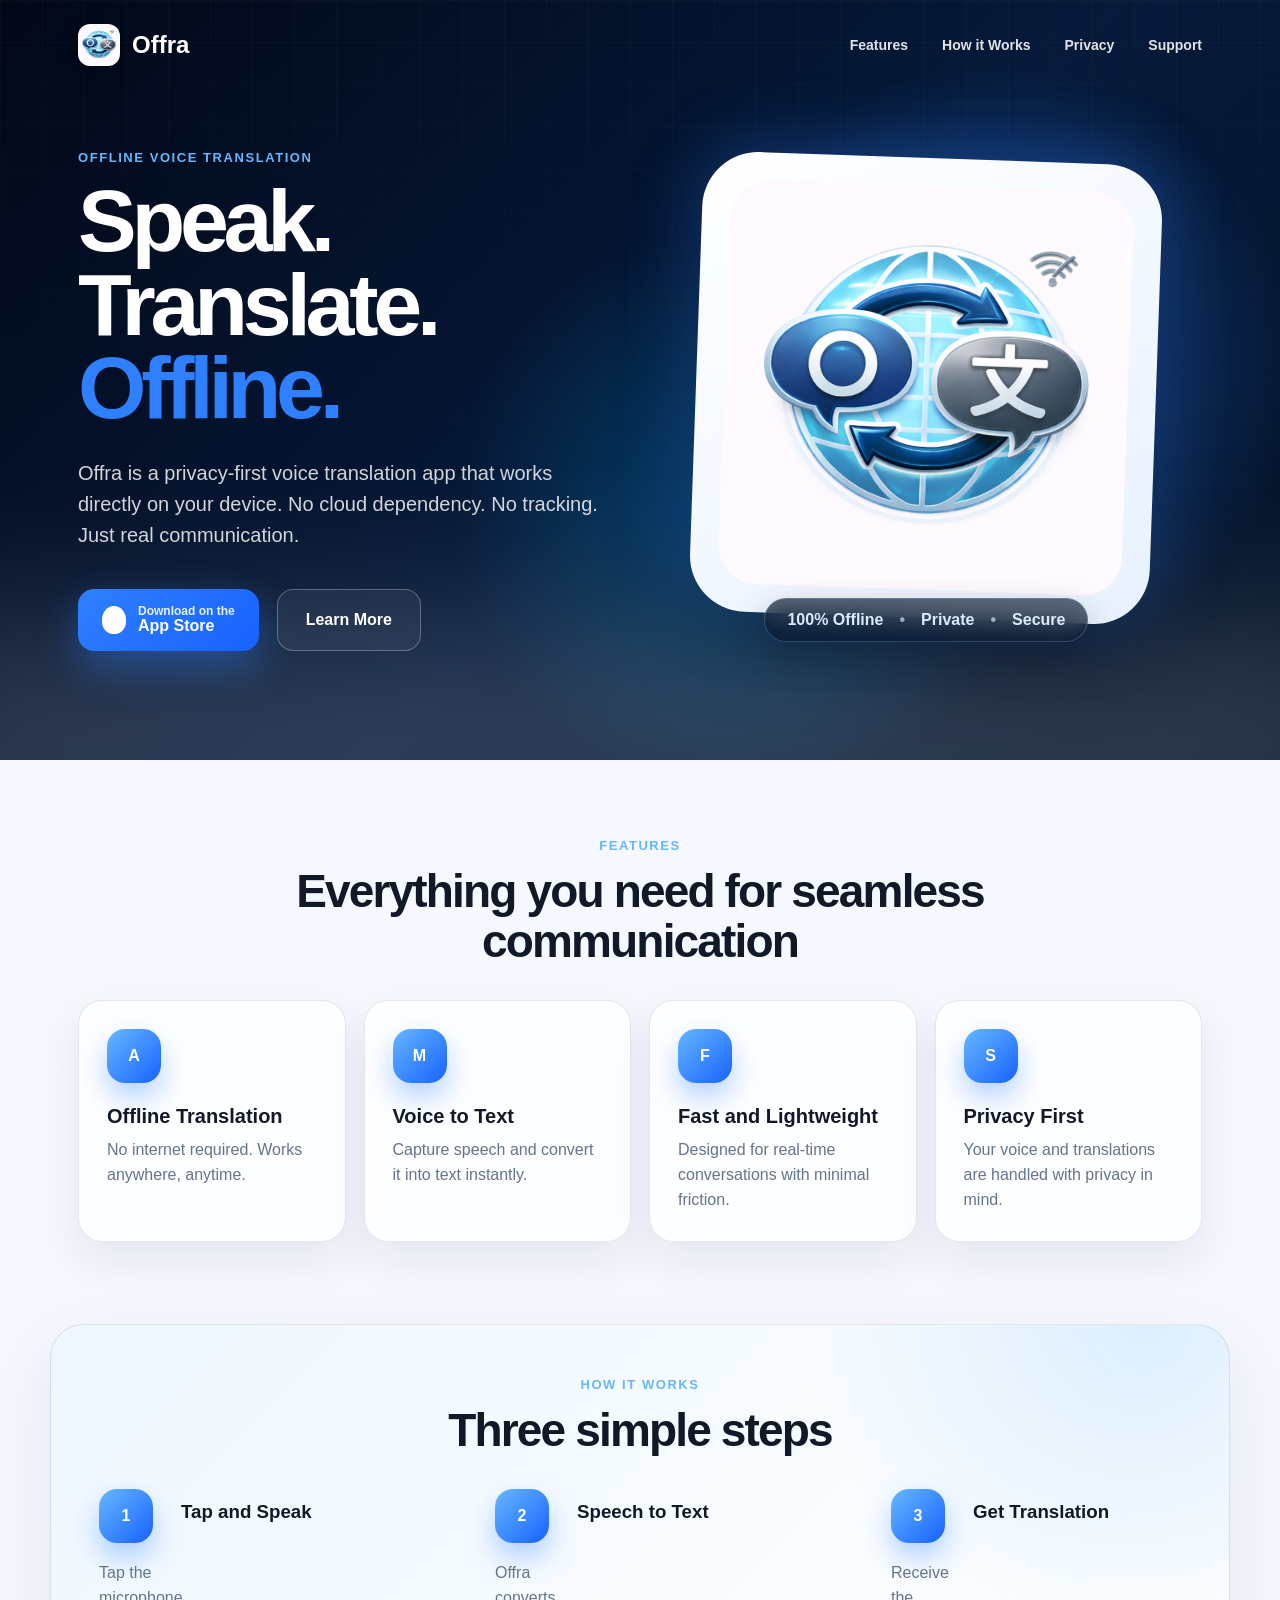
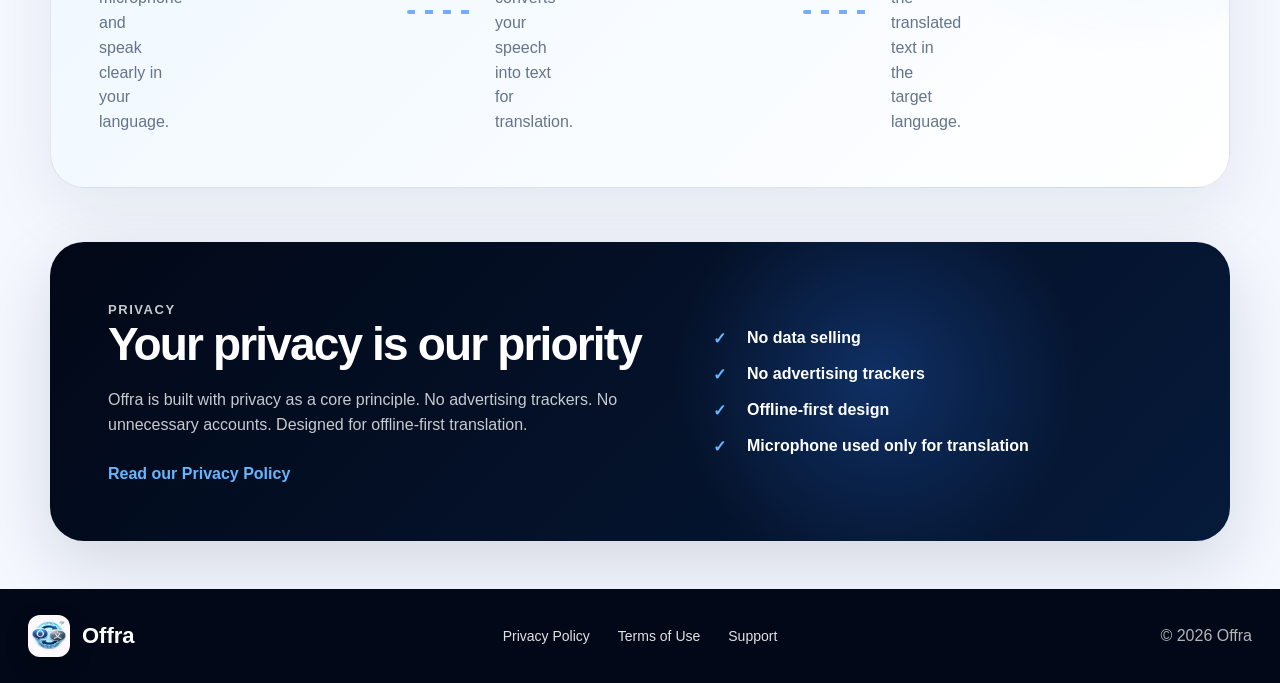
<file: index.html>
<!DOCTYPE html>
<html lang="en">
<head>
  <meta charset="UTF-8" />
  <meta name="viewport" content="width=device-width, initial-scale=1.0" />
  <title>Offra - Offline Voice Translation</title>
  <meta name="description" content="Offra is a privacy-first offline voice translation app for fast, secure communication." />
  <link rel="stylesheet" href="style.css" />
</head>
<body>
  <header class="site-header">
    <a class="brand" href="index.html">
      <img src="offra-icon.png" alt="Offra app icon" />
      <span>Offra</span>
    </a>

    <nav>
      <a href="#features">Features</a>
      <a href="#how">How it Works</a>
      <a href="#privacy">Privacy</a>
      <a href="support.html">Support</a>
    </nav>

  </header>

  <main>
    <section class="hero">
      <div class="hero-bg"></div>

      <div class="hero-content">
        <div class="hero-text">
          <p class="eyebrow">Offline voice translation</p>
          <h1>Speak.<br />Translate.<br /><span>Offline.</span></h1>
          <p class="hero-description">
            Offra is a privacy-first voice translation app that works directly on your device.
            No cloud dependency. No tracking. Just real communication.
          </p>

          <div class="hero-actions">
            <a class="app-store-button" href="https://apps.apple.com/ua/app/offra/id6763725699">
              <span class="apple">Apple</span>
              <span>
                <small>Download on the</small>
                App Store
              </span>
            </a>
            <a class="secondary-button" href="#features">Learn More</a>
          </div>
        </div>

        <div class="hero-visual">
          <div class="icon-card">
            <img src="offra-icon.png" alt="Offra translation icon" />
          </div>
          <div class="trust-pill">
            <span>100% Offline</span>
            <span>Private</span>
            <span>Secure</span>
          </div>
        </div>
      </div>
    </section>

    <section id="features" class="section">
      <p class="section-label">Features</p>
      <h2>Everything you need for seamless communication</h2>

      <div class="feature-grid">
        <article class="feature-card">
          <div class="feature-icon">A</div>
          <h3>Offline Translation</h3>
          <p>No internet required. Works anywhere, anytime.</p>
        </article>

        <article class="feature-card">
          <div class="feature-icon">M</div>
          <h3>Voice to Text</h3>
          <p>Capture speech and convert it into text instantly.</p>
        </article>

        <article class="feature-card">
          <div class="feature-icon">F</div>
          <h3>Fast and Lightweight</h3>
          <p>Designed for real-time conversations with minimal friction.</p>
        </article>

        <article class="feature-card">
          <div class="feature-icon">S</div>
          <h3>Privacy First</h3>
          <p>Your voice and translations are handled with privacy in mind.</p>
        </article>
      </div>
    </section>

    <section id="how" class="how-section">
      <p class="section-label">How it works</p>
      <h2>Three simple steps</h2>

      <div class="steps">
        <article class="step">
          <div class="step-circle">1</div>
          <h3>Tap and Speak</h3>
          <p>Tap the microphone and speak clearly in your language.</p>
        </article>

        <div class="step-line"></div>

        <article class="step">
          <div class="step-circle">2</div>
          <h3>Speech to Text</h3>
          <p>Offra converts your speech into text for translation.</p>
        </article>

        <div class="step-line"></div>

        <article class="step">
          <div class="step-circle">3</div>
          <h3>Get Translation</h3>
          <p>Receive the translated text in the target language.</p>
        </article>
      </div>
    </section>

    <section id="privacy" class="privacy-section">
      <div>
        <p class="section-label">Privacy</p>
        <h2>Your privacy is our priority</h2>
        <p>
          Offra is built with privacy as a core principle. No advertising trackers.
          No unnecessary accounts. Designed for offline-first translation.
        </p>
        <a href="privacy.html">Read our Privacy Policy</a>
      </div>

      <ul class="privacy-list">
        <li>No data selling</li>
        <li>No advertising trackers</li>
        <li>Offline-first design</li>
        <li>Microphone used only for translation</li>
      </ul>
    </section>
  </main>

  <footer>
    <a class="footer-brand" href="index.html">
      <img src="offra-icon.png" alt="Offra icon" />
      <span>Offra</span>
    </a>

    <div class="footer-links">
      <a href="privacy.html">Privacy Policy</a>
      <a href="terms.html">Terms of Use</a>
      <a href="support.html">Support</a>
    </div>

    <p>© 2026 Offra</p>
  </footer>
</body>
</html>
</file>
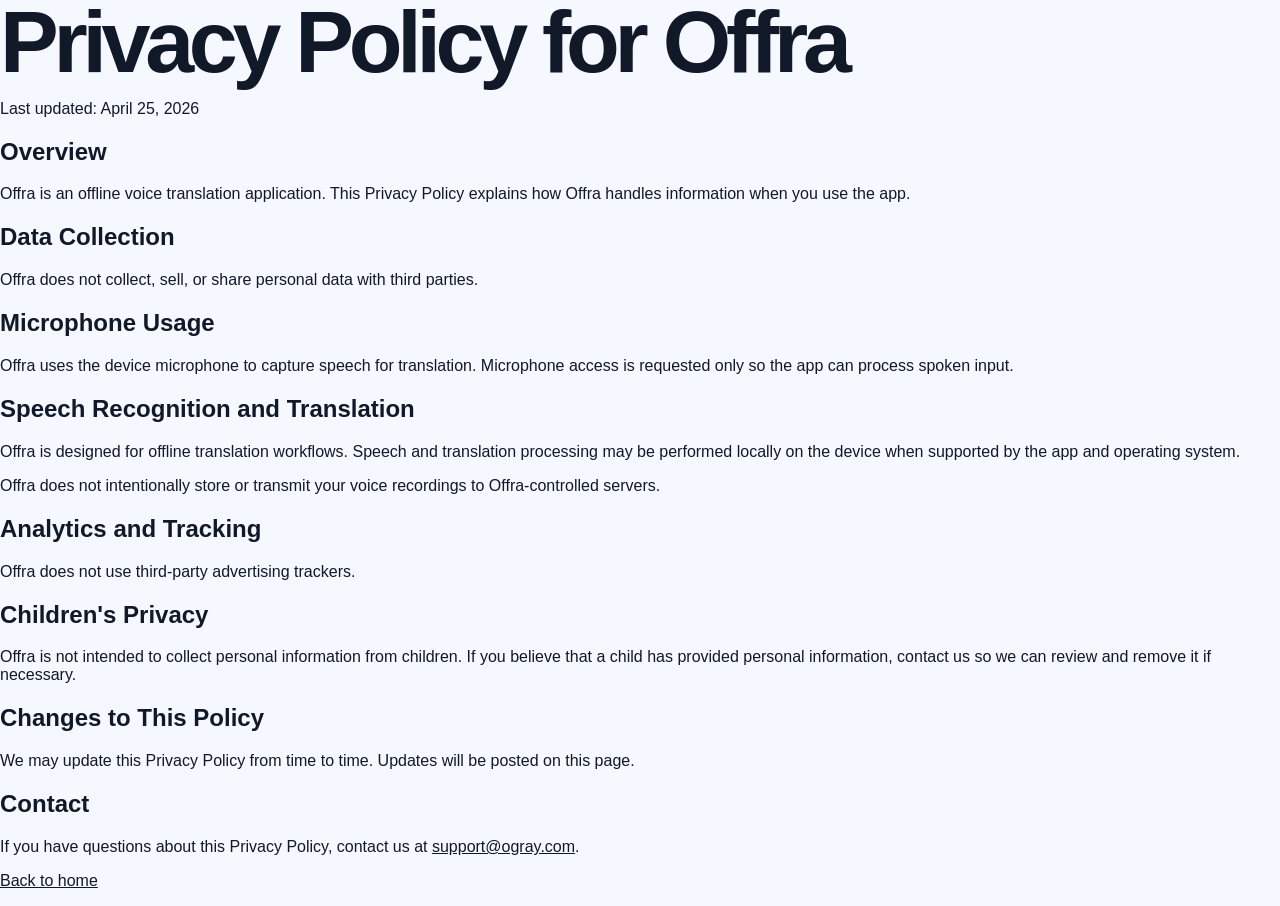
<file: privacy.html>
<!DOCTYPE html>
<html lang="en">
<head>
  <meta charset="UTF-8" />
  <meta name="viewport" content="width=device-width, initial-scale=1.0" />
  <title>Offra Privacy Policy</title>
  <link rel="stylesheet" href="style.css" />
</head>
<body>
  <main class="container">
    <h1>Privacy Policy for Offra</h1>
    <p class="updated">Last updated: April 25, 2026</p>

    <section class="card">
      <h2>Overview</h2>
      <p>
        Offra is an offline voice translation application. This Privacy Policy explains how Offra handles information
        when you use the app.
      </p>
    </section>

    <section class="card">
      <h2>Data Collection</h2>
      <p>
        Offra does not collect, sell, or share personal data with third parties.
      </p>
    </section>

    <section class="card">
      <h2>Microphone Usage</h2>
      <p>
        Offra uses the device microphone to capture speech for translation. Microphone access is requested only so the
        app can process spoken input.
      </p>
    </section>

    <section class="card">
      <h2>Speech Recognition and Translation</h2>
      <p>
        Offra is designed for offline translation workflows. Speech and translation processing may be performed locally
        on the device when supported by the app and operating system.
      </p>
      <p>
        Offra does not intentionally store or transmit your voice recordings to Offra-controlled servers.
      </p>
    </section>

    <section class="card">
      <h2>Analytics and Tracking</h2>
      <p>
        Offra does not use third-party advertising trackers.
      </p>
    </section>

    <section class="card">
      <h2>Children's Privacy</h2>
      <p>
        Offra is not intended to collect personal information from children. If you believe that a child has provided
        personal information, contact us so we can review and remove it if necessary.
      </p>
    </section>

    <section class="card">
      <h2>Changes to This Policy</h2>
      <p>
        We may update this Privacy Policy from time to time. Updates will be posted on this page.
      </p>
    </section>

    <section class="card">
      <h2>Contact</h2>
      <p>
        If you have questions about this Privacy Policy, contact us at
        <a href="mailto:support@ogray.com">support@ogray.com</a>.
      </p>
    </section>

    <p><a href="index.html">Back to home</a></p>
  </main>
</body>
</html>
</file>
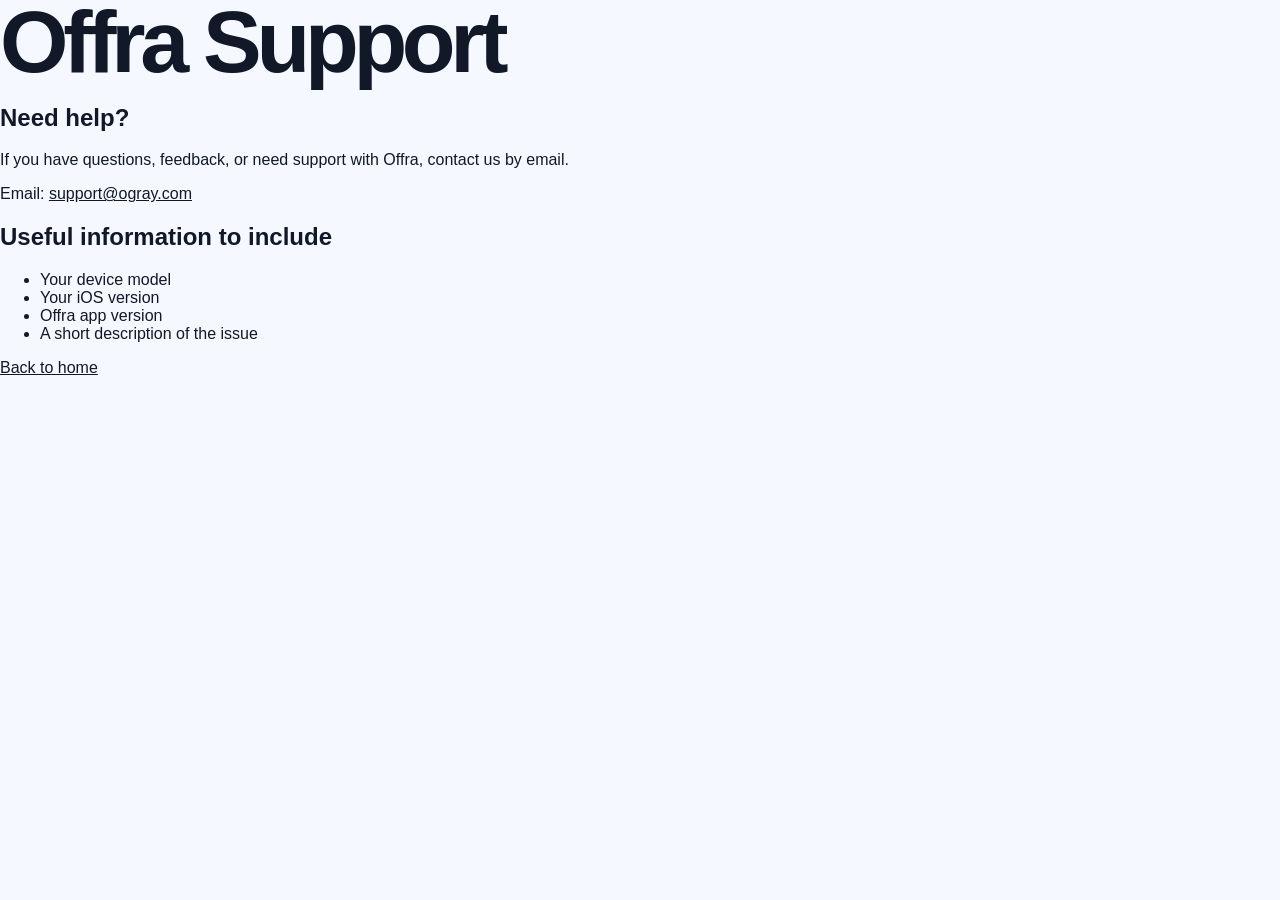
<file: support.html>
<!DOCTYPE html>
<html lang="en">
<head>
  <meta charset="UTF-8" />
  <meta name="viewport" content="width=device-width, initial-scale=1.0" />
  <title>Offra Support</title>
  <link rel="stylesheet" href="style.css" />
</head>
<body>
  <main class="container">
    <h1>Offra Support</h1>

    <section class="card">
      <h2>Need help?</h2>
      <p>
        If you have questions, feedback, or need support with Offra, contact us by email.
      </p>
      <p>Email: <a href="mailto:support@ogray.com">support@ogray.com</a></p>
    </section>

    <section class="card">
      <h2>Useful information to include</h2>
      <ul>
        <li>Your device model</li>
        <li>Your iOS version</li>
        <li>Offra app version</li>
        <li>A short description of the issue</li>
      </ul>
    </section>

    <p><a href="index.html">Back to home</a></p>
  </main>
</body>
</html>
</file>
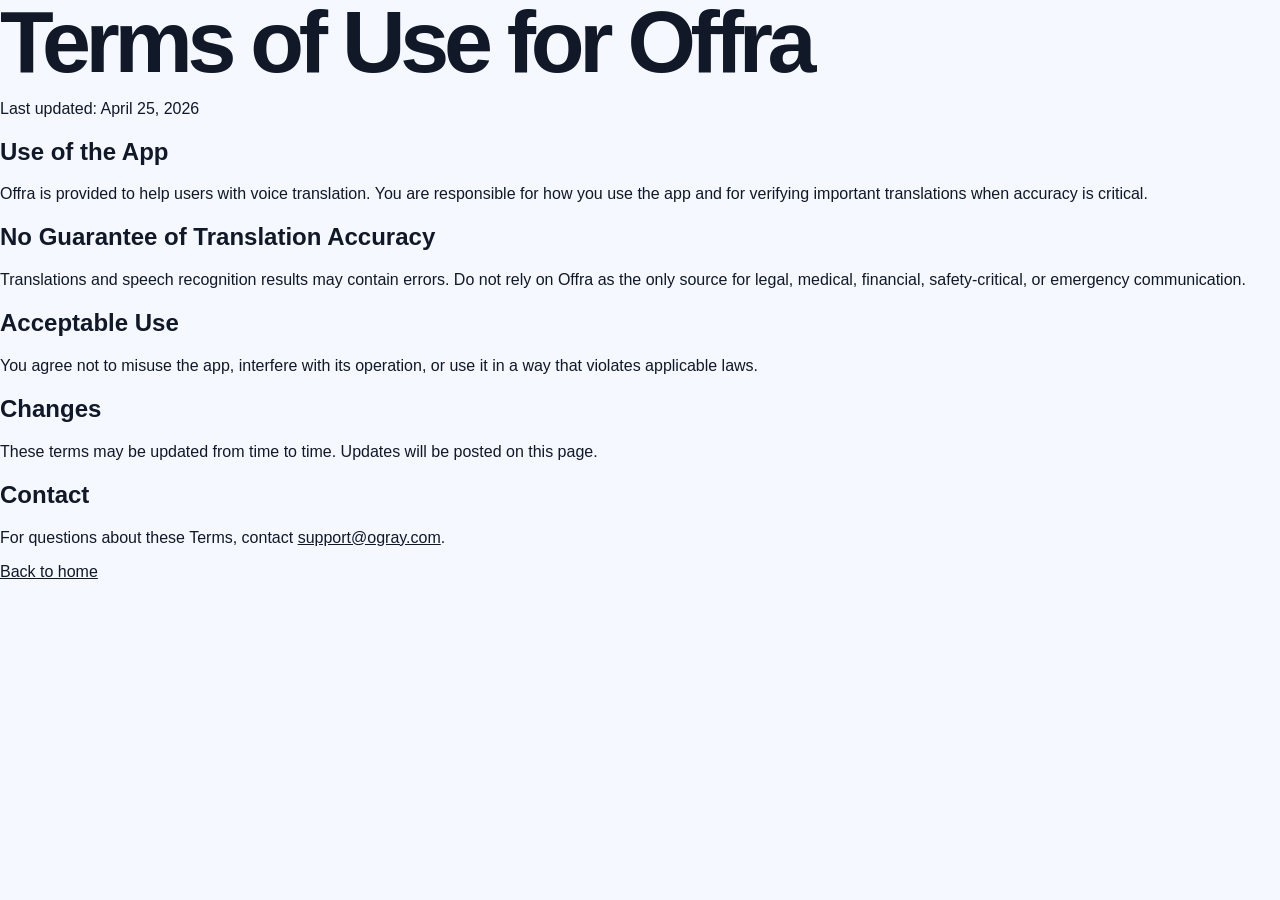
<file: terms.html>
<!DOCTYPE html>
<html lang="en">
<head>
  <meta charset="UTF-8" />
  <meta name="viewport" content="width=device-width, initial-scale=1.0" />
  <title>Offra Terms of Use</title>
  <link rel="stylesheet" href="style.css" />
</head>
<body>
  <main class="container">
    <h1>Terms of Use for Offra</h1>
    <p class="updated">Last updated: April 25, 2026</p>

    <section class="card">
      <h2>Use of the App</h2>
      <p>
        Offra is provided to help users with voice translation. You are responsible for how you use the app and for
        verifying important translations when accuracy is critical.
      </p>
    </section>

    <section class="card">
      <h2>No Guarantee of Translation Accuracy</h2>
      <p>
        Translations and speech recognition results may contain errors. Do not rely on Offra as the only source for
        legal, medical, financial, safety-critical, or emergency communication.
      </p>
    </section>

    <section class="card">
      <h2>Acceptable Use</h2>
      <p>
        You agree not to misuse the app, interfere with its operation, or use it in a way that violates applicable laws.
      </p>
    </section>

    <section class="card">
      <h2>Changes</h2>
      <p>
        These terms may be updated from time to time. Updates will be posted on this page.
      </p>
    </section>

    <section class="card">
      <h2>Contact</h2>
      <p>
        For questions about these Terms, contact
        <a href="mailto:support@ogray.com">support@ogray.com</a>.
      </p>
    </section>

    <p><a href="index.html">Back to home</a></p>
  </main>
</body>
</html>
</file>
<file: style.css>
* {
  box-sizing: border-box;
}

:root {
  --bg: #f5f8ff;
  --dark: #061226;
  --darker: #020817;
  --blue: #2f80ff;
  --blue-2: #66b7ff;
  --text: #111827;
  --muted: #64748b;
  --card: #ffffff;
  --border: rgba(15, 23, 42, 0.10);
  --shadow: 0 24px 70px rgba(15, 23, 42, 0.14);
}

html {
  scroll-behavior: smooth;
}

body {
  margin: 0;
  font-family: Inter, -apple-system, BlinkMacSystemFont, "Segoe UI", Arial, sans-serif;
  background: var(--bg);
  color: var(--text);
}

a {
  color: inherit;
}

.site-header {
  position: absolute;
  z-index: 10;
  top: 0;
  left: 0;
  right: 0;
  max-width: 1180px;
  margin: 0 auto;
  padding: 24px 28px;
  display: flex;
  align-items: center;
  justify-content: space-between;
  color: white;
}

.brand,
.footer-brand {
  display: flex;
  align-items: center;
  gap: 12px;
  text-decoration: none;
  font-weight: 800;
  font-size: 24px;
}

.brand img,
.footer-brand img {
  width: 42px;
  height: 42px;
  border-radius: 12px;
  box-shadow: 0 8px 22px rgba(0, 0, 0, 0.22);
}

nav {
  display: flex;
  align-items: center;
  gap: 34px;
  font-weight: 700;
  font-size: 14px;
}

nav a,
.footer-links a {
  text-decoration: none;
  opacity: 0.88;
}

nav a:hover,
.footer-links a:hover {
  opacity: 1;
}

.header-button {
  text-decoration: none;
  background: linear-gradient(135deg, #2f80ff, #1762ff);
  color: white;
  padding: 13px 18px;
  border-radius: 12px;
  font-weight: 800;
  box-shadow: 0 12px 30px rgba(47, 128, 255, 0.35);
}

.hero {
  min-height: 760px;
  position: relative;
  overflow: hidden;
  background:
    radial-gradient(circle at 78% 48%, rgba(47, 128, 255, 0.46), transparent 28%),
    radial-gradient(circle at 58% 68%, rgba(3, 169, 244, 0.28), transparent 32%),
    linear-gradient(135deg, var(--darker), #061a3a 55%, #041226);
  color: white;
}

.hero-bg {
  position: absolute;
  inset: 0;
  background:
    linear-gradient(rgba(255, 255, 255, 0.025) 1px, transparent 1px),
    linear-gradient(90deg, rgba(255, 255, 255, 0.025) 1px, transparent 1px);
  background-size: 42px 42px;
  mask-image: linear-gradient(to bottom, black, transparent 75%);
}

.hero::after {
  content: "";
  position: absolute;
  left: -10%;
  right: -10%;
  bottom: -120px;
  height: 260px;
  background: white;
  filter: blur(80px);
  opacity: 0.16;
}

.hero-content {
  position: relative;
  z-index: 2;
  max-width: 1180px;
  margin: 0 auto;
  padding: 150px 28px 100px;
  display: grid;
  grid-template-columns: 1fr 1.05fr;
  align-items: center;
  gap: 48px;
}

.eyebrow,
.section-label {
  margin: 0 0 14px;
  color: var(--blue-2);
  text-transform: uppercase;
  letter-spacing: 0.12em;
  font-size: 13px;
  font-weight: 900;
}

h1 {
  margin: 0;
  font-size: clamp(56px, 8vw, 88px);
  line-height: 0.95;
  letter-spacing: -0.06em;
}

h1 span {
  color: var(--blue);
}

.hero-description {
  max-width: 520px;
  margin: 28px 0 0;
  color: rgba(255, 255, 255, 0.82);
  font-size: 20px;
  line-height: 1.55;
}

.hero-actions {
  display: flex;
  align-items: center;
  gap: 18px;
  margin-top: 38px;
  flex-wrap: wrap;
}

.app-store-button,
.secondary-button {
  min-height: 62px;
  display: inline-flex;
  align-items: center;
  justify-content: center;
  text-decoration: none;
  border-radius: 16px;
  font-weight: 900;
}

.app-store-button {
  gap: 12px;
  padding: 12px 24px;
  background: linear-gradient(135deg, #2f80ff, #1762ff);
  color: white;
  box-shadow: 0 16px 40px rgba(47, 128, 255, 0.42);
}

.app-store-button small {
  display: block;
  font-size: 12px;
  line-height: 1;
  opacity: 0.9;
}

.apple {
  font-size: 0;
  width: 24px;
  height: 28px;
  border-radius: 50% 50% 45% 45%;
  background: white;
  position: relative;
}

.secondary-button {
  padding: 0 28px;
  border: 1px solid rgba(255, 255, 255, 0.28);
  background: rgba(255, 255, 255, 0.06);
  backdrop-filter: blur(14px);
}

.hero-visual {
  display: grid;
  place-items: center;
}

.icon-card {
  width: min(460px, 90vw);
  aspect-ratio: 1;
  display: grid;
  place-items: center;
  border-radius: 56px;
  background: linear-gradient(145deg, #ffffff, #e7f1ff);
  box-shadow:
    0 34px 80px rgba(0, 0, 0, 0.38),
    0 0 70px rgba(47, 128, 255, 0.42);
  transform: rotate(2deg);
}

.icon-card img {
  width: 88%;
  height: 88%;
  object-fit: contain;
  border-radius: 40px;
}

.trust-pill {
  margin-top: -20px;
  padding: 12px 22px;
  border-radius: 999px;
  display: flex;
  gap: 16px;
  align-items: center;
  color: #dbeafe;
  background: rgba(4, 18, 38, 0.62);
  border: 1px solid rgba(147, 197, 253, 0.25);
  backdrop-filter: blur(14px);
  box-shadow: 0 12px 35px rgba(0, 0, 0, 0.22);
  font-weight: 800;
}

.trust-pill span + span::before {
  content: "•";
  margin-right: 16px;
  opacity: 0.65;
}

.section {
  max-width: 1180px;
  margin: 0 auto;
  padding: 78px 28px 40px;
  text-align: center;
}

.section h2,
.how-section h2,
.privacy-section h2 {
  margin: 0 auto 34px;
  max-width: 720px;
  font-size: clamp(34px, 4vw, 46px);
  line-height: 1.08;
  letter-spacing: -0.04em;
}

.feature-grid {
  display: grid;
  grid-template-columns: repeat(4, 1fr);
  gap: 18px;
  margin-top: 26px;
  text-align: left;
}

.feature-card {
  padding: 28px;
  min-height: 210px;
  border-radius: 24px;
  background: rgba(255, 255, 255, 0.82);
  border: 1px solid var(--border);
  box-shadow: 0 18px 45px rgba(15, 23, 42, 0.08);
}

.feature-icon,
.step-circle {
  display: grid;
  place-items: center;
  width: 54px;
  height: 54px;
  border-radius: 18px;
  color: white;
  background: linear-gradient(135deg, #66b7ff, #1762ff);
  font-weight: 900;
  box-shadow: 0 14px 28px rgba(47, 128, 255, 0.35);
}

.feature-card h3 {
  margin: 22px 0 10px;
  font-size: 20px;
}

.feature-card p,
.step p,
.privacy-section p {
  color: var(--muted);
  line-height: 1.55;
  margin: 0;
}

.how-section {
  max-width: 1180px;
  margin: 42px auto 0;
  padding: 52px 48px;
  text-align: center;
  border-radius: 34px;
  background:
    radial-gradient(circle at 93% 0%, rgba(102, 183, 255, 0.2), transparent 28%),
    linear-gradient(135deg, #eef7ff, #ffffff);
  border: 1px solid var(--border);
  box-shadow: 0 24px 70px rgba(15, 23, 42, 0.08);
}

.steps {
  display: grid;
  grid-template-columns: 1fr 70px 1fr 70px 1fr;
  gap: 18px;
  align-items: center;
  text-align: left;
}

.step {
  display: grid;
  grid-template-columns: 64px 1fr;
  gap: 18px;
  align-items: center;
}

.step h3 {
  margin: 0 0 8px;
}

.step-line {
  height: 4px;
  border-radius: 999px;
  background: repeating-linear-gradient(90deg, #2f80ff 0 8px, transparent 8px 18px);
  opacity: 0.65;
}

.privacy-section {
  max-width: 1180px;
  margin: 54px auto 0;
  padding: 58px;
  display: grid;
  grid-template-columns: 1.1fr 0.9fr;
  gap: 44px;
  align-items: center;
  color: white;
  border-radius: 34px;
  background:
    radial-gradient(circle at 70% 45%, rgba(47, 128, 255, 0.26), transparent 24%),
    linear-gradient(135deg, var(--darker), #061a3a);
  box-shadow: var(--shadow);
}

.privacy-section h2 {
  margin-left: 0;
  margin-bottom: 18px;
}

.privacy-section p {
  color: rgba(255, 255, 255, 0.78);
  max-width: 590px;
}

.privacy-section a {
  display: inline-block;
  margin-top: 28px;
  color: #66b7ff;
  font-weight: 900;
  text-decoration: none;
}

.privacy-list {
  margin: 0;
  padding: 0;
  list-style: none;
  display: grid;
  gap: 18px;
}

.privacy-list li {
  padding-left: 34px;
  position: relative;
  font-weight: 800;
}

.privacy-list li::before {
  content: "✓";
  position: absolute;
  left: 0;
  color: #66b7ff;
}

footer {
  margin-top: 48px;
  padding: 26px 28px;
  background: #020817;
  color: white;
  display: grid;
  grid-template-columns: 1fr auto 1fr;
  align-items: center;
  gap: 22px;
}

.footer-brand {
  font-size: 22px;
}

.footer-links {
  display: flex;
  gap: 28px;
  font-size: 14px;
}

footer p {
  justify-self: end;
  margin: 0;
  color: rgba(255, 255, 255, 0.7);
}

@media (max-width: 900px) {
  .site-header {
    position: relative;
    background: #020817;
  }

  nav {
    display: none;
  }

  .hero-content {
    grid-template-columns: 1fr;
    padding-top: 64px;
    text-align: center;
  }

  .hero-description {
    margin-left: auto;
    margin-right: auto;
  }

  .hero-actions {
    justify-content: center;
  }

  .feature-grid {
    grid-template-columns: repeat(2, 1fr);
  }

  .steps {
    grid-template-columns: 1fr;
  }

  .step-line {
    display: none;
  }

  .privacy-section {
    grid-template-columns: 1fr;
  }

  footer {
    grid-template-columns: 1fr;
    text-align: center;
  }

  .footer-brand,
  footer p {
    justify-self: center;
  }

  .footer-links {
    justify-content: center;
    flex-wrap: wrap;
  }
}

@media (max-width: 560px) {
  .header-button {
    display: none;
  }

  .feature-grid {
    grid-template-columns: 1fr;
  }

  .how-section,
  .privacy-section {
    margin-left: 18px;
    margin-right: 18px;
    padding: 34px 24px;
  }

  .step {
    grid-template-columns: 1fr;
    text-align: center;
    justify-items: center;
  }

  .trust-pill {
    flex-direction: column;
    gap: 6px;
  }

  .trust-pill span + span::before {
    content: "";
    margin: 0;
  }
}
</file>
